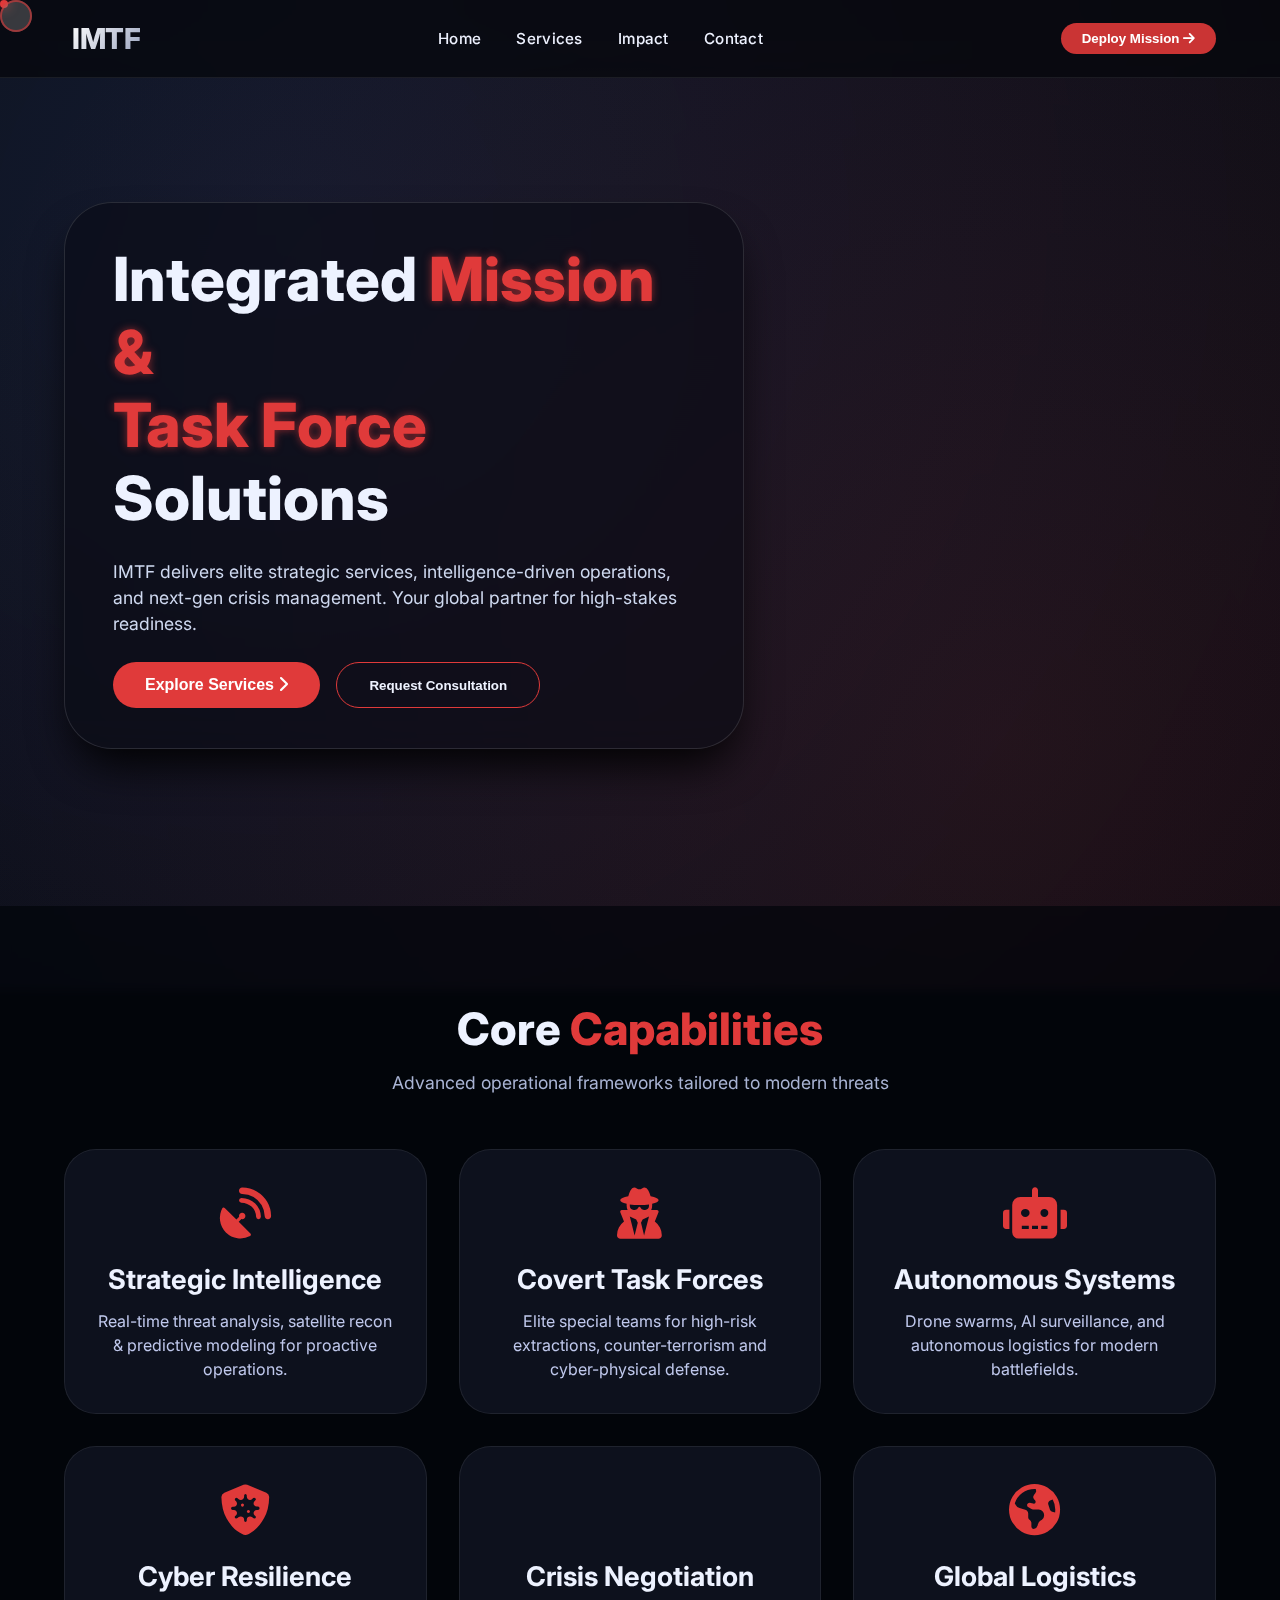
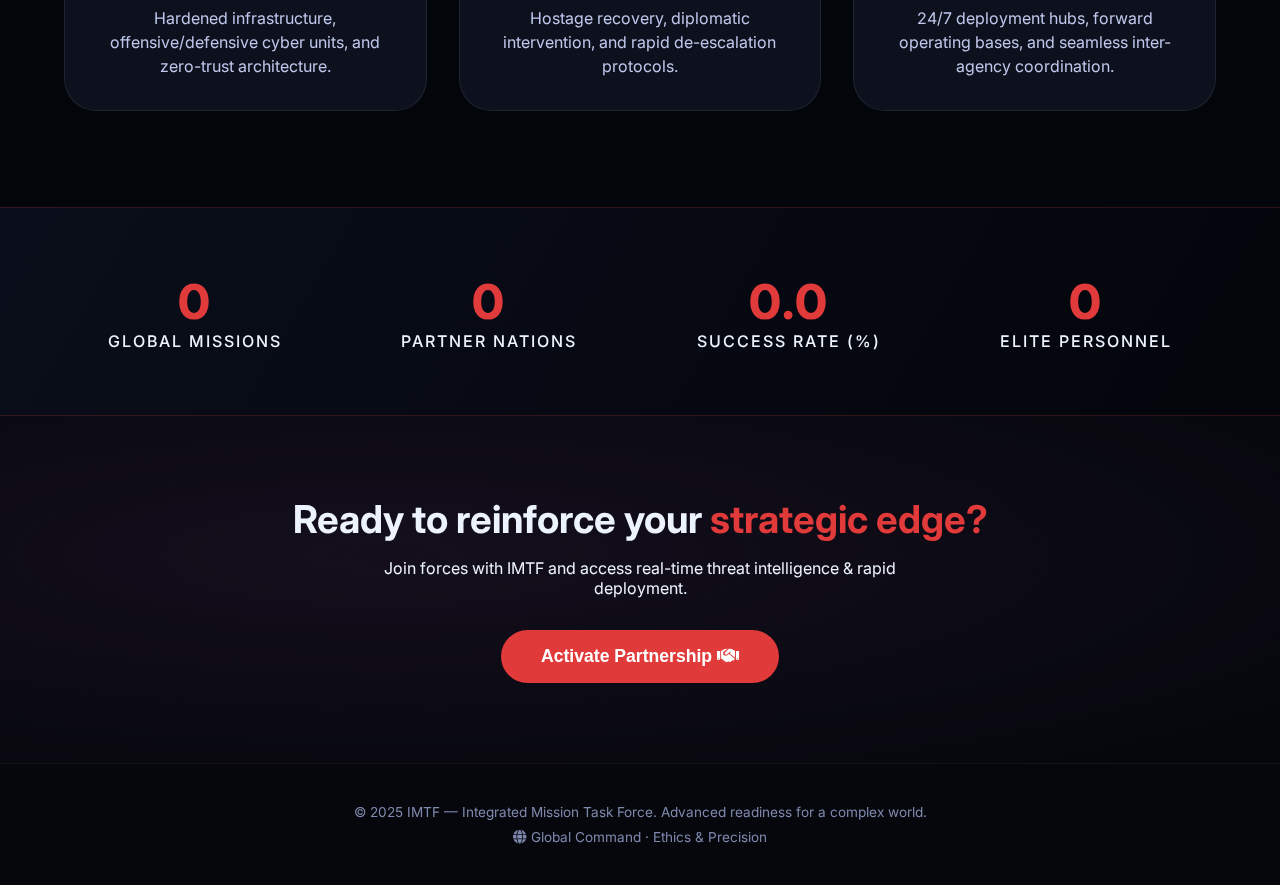
<file: imftg.html>
<!DOCTYPE html>
<html lang="en">
<head>
  <meta charset="UTF-8">
  <meta name="viewport" content="width=device-width, initial-scale=1.0, user-scalable=yes">
  <title>IMTF | Integrated Mission & Task Force — Next-Gen Services</title>
  <!-- Google Fonts & Font Awesome -->
  <link href="https://fonts.googleapis.com/css2?family=Inter:opsz,wght@14..32,300;14..32,400;14..32,600;14..32,700;14..32,800;14..32,900&display=swap" rel="stylesheet">
  <link rel="stylesheet" href="https://cdnjs.cloudflare.com/ajax/libs/font-awesome/6.0.0-beta3/css/all.min.css">
  <style>
    * {
      margin: 0;
      padding: 0;
      box-sizing: border-box;
    }

    body {
      font-family: 'Inter', sans-serif;
      background: #05070c;
      color: #edf2ff;
      overflow-x: hidden;
      scroll-behavior: smooth;
    }

    /* animated gradient orb background */
    .bg-orb {
      position: fixed;
      top: -30%;
      left: -20%;
      width: 140%;
      height: 140%;
      background: radial-gradient(circle at 30% 40%, rgba(30, 40, 70, 0.6), rgba(5, 7, 12, 0.95));
      z-index: -2;
      pointer-events: none;
    }

    .bg-orb::after {
      content: '';
      position: absolute;
      width: 100%;
      height: 100%;
      background: radial-gradient(circle at 70% 80%, rgba(180, 50, 50, 0.15), transparent 70%);
      animation: pulseGlow 12s infinite alternate;
    }

    @keyframes pulseGlow {
      0% { opacity: 0.3; transform: scale(1);}
      100% { opacity: 0.8; transform: scale(1.08);}
    }

    /* custom cursor (cool effect) */
    .cursor-dot {
      width: 8px;
      height: 8px;
      background: #e03a3a;
      border-radius: 50%;
      position: fixed;
      pointer-events: none;
      z-index: 9999;
      transition: transform 0.08s linear;
      box-shadow: 0 0 12px #e03a3a;
    }

    .cursor-outline {
      width: 32px;
      height: 32px;
      border: 2px solid rgba(224, 58, 58, 0.6);
      border-radius: 50%;
      position: fixed;
      pointer-events: none;
      z-index: 9999;
      transition: all 0.12s ease-out;
      backdrop-filter: invert(0.2);
    }

    /* navbar */
    .navbar {
      display: flex;
      justify-content: space-between;
      align-items: center;
      padding: 1.3rem 5%;
      background: rgba(5, 7, 12, 0.75);
      backdrop-filter: blur(16px);
      border-bottom: 1px solid rgba(255, 255, 255, 0.08);
      position: sticky;
      top: 0;
      z-index: 100;
    }

    .logo {
      display: flex;
      align-items: baseline;
      gap: 8px;
      font-weight: 800;
      font-size: 1.8rem;
      letter-spacing: -0.5px;
    }
    .logo i {
      color: #e03a3a;
      font-size: 2rem;
      filter: drop-shadow(0 0 6px #e03a3a);
    }
    .logo span {
      background: linear-gradient(130deg, #ffffff, #9aa4bf);
      -webkit-background-clip: text;
      background-clip: text;
      color: transparent;
    }

    .nav-links {
      display: flex;
      gap: 2.2rem;
      list-style: none;
    }
    .nav-links a {
      text-decoration: none;
      color: #eef2ff;
      font-weight: 500;
      transition: 0.2s;
      font-size: 0.95rem;
      letter-spacing: 0.3px;
    }
    .nav-links a:hover {
      color: #e03a3a;
    }

    .cta-nav {
      background: rgba(224, 58, 58, 0.9);
      padding: 0.5rem 1.3rem;
      border-radius: 40px;
      font-weight: 600;
      border: none;
      color: white;
      cursor: pointer;
      transition: all 0.2s;
    }
    .cta-nav:hover {
      background: #b12a2a;
      transform: scale(1.02);
      box-shadow: 0 0 12px rgba(224,58,58,0.5);
    }

    /* hero section */
    .hero {
      min-height: 92vh;
      display: flex;
      align-items: center;
      padding: 2rem 5% 4rem;
      position: relative;
    }
    .hero-content {
      max-width: 680px;
      background: rgba(8, 10, 18, 0.55);
      backdrop-filter: blur(12px);
      padding: 2.5rem 3rem;
      border-radius: 48px;
      border: 1px solid rgba(255,255,255,0.12);
      box-shadow: 0 25px 45px -12px black;
    }
    .hero h1 {
      font-size: 3.8rem;
      font-weight: 800;
      line-height: 1.2;
    }
    .hero h1 .accent {
      color: #e03a3a;
      text-shadow: 0 0 8px rgba(224,58,58,0.6);
    }
    .hero p {
      margin: 1.5rem 0;
      font-size: 1.1rem;
      line-height: 1.5;
      color: #cfd9f0;
    }
    .hero-buttons {
      display: flex;
      gap: 1rem;
      flex-wrap: wrap;
    }
    .btn-primary {
      background: #e03a3a;
      border: none;
      padding: 0.9rem 2rem;
      border-radius: 40px;
      font-weight: 700;
      color: white;
      cursor: pointer;
      transition: 0.2s;
      font-size: 1rem;
    }
    .btn-primary:hover {
      background: #b82b2b;
      transform: translateY(-2px);
      box-shadow: 0 8px 18px rgba(224,58,58,0.4);
    }
    .btn-outline {
      background: transparent;
      border: 1.5px solid #e03a3a;
      padding: 0.9rem 2rem;
      border-radius: 40px;
      font-weight: 600;
      color: #eef2ff;
      cursor: pointer;
      transition: 0.2s;
    }
    .btn-outline:hover {
      background: rgba(224,58,58,0.2);
      border-color: #ff6a6a;
    }

    /* services section */
    .services {
      padding: 6rem 5%;
      background: rgba(2, 4, 10, 0.7);
      backdrop-filter: blur(4px);
    }
    .section-title {
      text-align: center;
      font-size: 2.8rem;
      font-weight: 800;
      margin-bottom: 1rem;
    }
    .section-sub {
      text-align: center;
      color: #a9b4d4;
      margin-bottom: 3.5rem;
      font-size: 1.1rem;
    }
    .services-grid {
      display: grid;
      grid-template-columns: repeat(auto-fit, minmax(280px, 1fr));
      gap: 2rem;
      max-width: 1300px;
      margin: 0 auto;
    }
    .service-card {
      background: rgba(20, 25, 40, 0.65);
      backdrop-filter: blur(8px);
      border-radius: 32px;
      padding: 2rem 1.8rem;
      transition: all 0.3s ease;
      border: 1px solid rgba(255,255,255,0.08);
      text-align: center;
      cursor: pointer;
    }
    .service-card:hover {
      transform: translateY(-12px);
      border-color: rgba(224,58,58,0.5);
      box-shadow: 0 20px 30px -12px rgba(0,0,0,0.6);
      background: rgba(30, 35, 55, 0.8);
    }
    .service-icon {
      font-size: 3.2rem;
      color: #e03a3a;
      margin-bottom: 1.2rem;
    }
    .service-card h3 {
      font-size: 1.7rem;
      margin-bottom: 0.8rem;
    }
    .service-card p {
      color: #bfc8ec;
      line-height: 1.5;
    }

    /* stats / counter section */
    .stats-section {
      display: flex;
      flex-wrap: wrap;
      justify-content: space-around;
      gap: 2rem;
      padding: 4rem 5%;
      background: linear-gradient(120deg, #0a0e1a, #03050b);
      border-top: 1px solid rgba(224,58,58,0.2);
      border-bottom: 1px solid rgba(224,58,58,0.2);
    }
    .stat-item {
      text-align: center;
      min-width: 150px;
    }
    .stat-number {
      font-size: 3rem;
      font-weight: 800;
      color: #e03a3a;
      letter-spacing: 2px;
    }
    .stat-label {
      font-size: 1rem;
      text-transform: uppercase;
      letter-spacing: 2px;
      font-weight: 500;
    }

    /* CTA section */
    .cta-global {
      padding: 5rem 5%;
      text-align: center;
      background: radial-gradient(ellipse at 30% 40%, rgba(30,20,40,0.6), transparent);
    }
    .cta-global h2 {
      font-size: 2.4rem;
      margin-bottom: 1rem;
    }
    .cta-global .btn-primary {
      margin-top: 1rem;
      font-size: 1.1rem;
      padding: 1rem 2.5rem;
    }

    /* footer */
    footer {
      padding: 2.5rem 5%;
      border-top: 1px solid rgba(255,255,255,0.05);
      text-align: center;
      font-size: 0.85rem;
      color: #7f89ae;
    }

    /* toast notification */
    .toast {
      position: fixed;
      bottom: 30px;
      right: 30px;
      background: #1f1f2e;
      backdrop-filter: blur(20px);
      padding: 12px 24px;
      border-radius: 60px;
      color: white;
      font-weight: 500;
      border-left: 5px solid #e03a3a;
      box-shadow: 0 10px 20px rgba(0,0,0,0.3);
      z-index: 1000;
      transition: all 0.2s;
      font-size: 0.9rem;
    }

    @media (max-width: 800px) {
      .hero h1 { font-size: 2.5rem; }
      .nav-links { display: none; }
      .navbar { justify-content: space-between; }
      .navbar .cta-nav { display: block; }
      .hero-content { padding: 1.8rem; }
    }
    @media (min-width: 801px) {
      .mobile-menu-icon { display: none; }
    }
  </style>
</head>
<body>

<div class="bg-orb"></div>
<div class="cursor-dot"></div>
<div class="cursor-outline"></div>

<nav class="navbar">
  <div class="logo">
    <i class="fas fa-shield-halbed"></i>
    <span>IMTF</span>
  </div>
  <ul class="nav-links">
    <li><a href="#home">Home</a></li>
    <li><a href="#services">Services</a></li>
    <li><a href="#stats">Impact</a></li>
    <li><a href="#contact" id="contactNavBtn">Contact</a></li>
  </ul>
  <button class="cta-nav" id="globalCtaBtn">Deploy Mission <i class="fas fa-arrow-right"></i></button>
</nav>

<main>
  <!-- Hero section -->
  <section id="home" class="hero">
    <div class="hero-content">
      <h1>Integrated <span class="accent">Mission &<br>Task Force</span> Solutions</h1>
      <p>IMTF delivers elite strategic services, intelligence-driven operations, and next-gen crisis management. Your global partner for high-stakes readiness.</p>
      <div class="hero-buttons">
        <button class="btn-primary" id="heroExploreBtn">Explore Services <i class="fas fa-chevron-right"></i></button>
        <button class="btn-outline" id="heroContactBtn">Request Consultation</button>
      </div>
    </div>
  </section>

  <!-- Services Section -->
  <section id="services" class="services">
    <h2 class="section-title">Core <span style="color:#e03a3a;">Capabilities</span></h2>
    <div class="section-sub">Advanced operational frameworks tailored to modern threats</div>
    <div class="services-grid" id="servicesGrid">
      <!-- dynamic injection via JS but static fallback, we fill with JS for interactivity -->
    </div>
  </section>

  <!-- Stats Counter Section -->
  <section id="stats" class="stats-section">
    <div class="stat-item">
      <div class="stat-number" data-target="124">0</div>
      <div class="stat-label">Global Missions</div>
    </div>
    <div class="stat-item">
      <div class="stat-number" data-target="48">0</div>
      <div class="stat-label">Partner Nations</div>
    </div>
    <div class="stat-item">
      <div class="stat-number" data-target="99.7" data-decimals="1">0.0</div>
      <div class="stat-label">Success Rate (%)</div>
    </div>
    <div class="stat-item">
      <div class="stat-number" data-target="1520">0</div>
      <div class="stat-label">Elite Personnel</div>
    </div>
  </section>

  <!-- CTA Banner -->
  <div class="cta-global" id="contact">
    <h2>Ready to reinforce your <span style="color:#e03a3a;">strategic edge?</span></h2>
    <p style="max-width: 600px; margin: 0 auto 1rem;">Join forces with IMTF and access real-time threat intelligence & rapid deployment.</p>
    <button class="btn-primary" id="finalCtaBtn">Activate Partnership <i class="fas fa-handshake"></i></button>
  </div>
</main>

<footer>
  <p>© 2025 IMTF — Integrated Mission Task Force. Advanced readiness for a complex world.</p>
  <p style="margin-top: 0.6rem;"><i class="fas fa-globe"></i> Global Command · Ethics & Precision</p>
</footer>

<script>
  // --------------------------------------------------------------
  // 1. CUSTOM CURSOR (cool interactive)
  // --------------------------------------------------------------
  const cursorDot = document.querySelector('.cursor-dot');
  const cursorOutline = document.querySelector('.cursor-outline');

  if (cursorDot && cursorOutline) {
    window.addEventListener('mousemove', (e) => {
      const posX = e.clientX;
      const posY = e.clientY;
      cursorDot.style.transform = `translate(${posX - 4}px, ${posY - 4}px)`;
      cursorOutline.style.transform = `translate(${posX - 16}px, ${posY - 16}px)`;
    });
    // add hover effect on buttons
    const interactiveElements = document.querySelectorAll('button, .service-card, .nav-links a, .cta-nav');
    interactiveElements.forEach(el => {
      el.addEventListener('mouseenter', () => {
        cursorOutline.style.transform = `scale(1.6)`;
        cursorOutline.style.borderColor = '#ff8a5c';
      });
      el.addEventListener('mouseleave', () => {
        cursorOutline.style.transform = `scale(1)`;
        cursorOutline.style.borderColor = 'rgba(224, 58, 58, 0.6)';
      });
    });
  }

  // --------------------------------------------------------------
  // 2. SERVICES DATA (dynamic card generation)
  // --------------------------------------------------------------
  const servicesData = [
    { icon: "fas fa-satellite-dish", title: "Strategic Intelligence", desc: "Real-time threat analysis, satellite recon & predictive modeling for proactive operations." },
    { icon: "fas fa-user-secret", title: "Covert Task Forces", desc: "Elite special teams for high-risk extractions, counter-terrorism and cyber-physical defense." },
    { icon: "fas fa-robot", title: "Autonomous Systems", desc: "Drone swarms, AI surveillance, and autonomous logistics for modern battlefields." },
    { icon: "fas fa-shield-virus", title: "Cyber Resilience", desc: "Hardened infrastructure, offensive/defensive cyber units, and zero-trust architecture." },
    { icon: "fas fa-handcuffs", title: "Crisis Negotiation", desc: "Hostage recovery, diplomatic intervention, and rapid de-escalation protocols." },
    { icon: "fas fa-globe-americas", title: "Global Logistics", desc: "24/7 deployment hubs, forward operating bases, and seamless inter-agency coordination." }
  ];

  const servicesGrid = document.getElementById('servicesGrid');
  if (servicesGrid) {
    servicesData.forEach(service => {
      const card = document.createElement('div');
      card.className = 'service-card';
      card.innerHTML = `
        <div class="service-icon"><i class="${service.icon}"></i></div>
        <h3>${service.title}</h3>
        <p>${service.desc}</p>
      `;
      card.addEventListener('click', () => {
        showToast(`📡 IMTF: ${service.title} — Request a detailed briefing? Contact our command center.`);
      });
      servicesGrid.appendChild(card);
    });
  }

  // --------------------------------------------------------------
  // 3. STATS COUNTER (with decimals for success rate)
  // --------------------------------------------------------------
  const statNumbers = document.querySelectorAll('.stat-number');
  let animated = false;

  function animateNumbers() {
    if (animated) return;
    animated = true;
    statNumbers.forEach(el => {
      const target = parseFloat(el.getAttribute('data-target'));
      const hasDecimals = el.getAttribute('data-decimals') === '1';
      const duration = 1800;
      const stepTime = 16;
      let current = 0;
      const increments = target / (duration / stepTime);
      const updateCounter = () => {
        current += increments;
        if (current < target) {
          if (hasDecimals) {
            el.innerText = current.toFixed(1);
          } else {
            el.innerText = Math.floor(current);
          }
          requestAnimationFrame(updateCounter);
        } else {
          if (hasDecimals) el.innerText = target.toFixed(1);
          else el.innerText = target;
        }
      };
      if (hasDecimals) el.innerText = "0.0";
      else el.innerText = "0";
      requestAnimationFrame(updateCounter);
    });
  }

  // Intersection Observer for stats
  const statsSection = document.querySelector('.stats-section');
  const observer = new IntersectionObserver((entries) => {
    entries.forEach(entry => {
      if (entry.isIntersecting && !animated) {
        animateNumbers();
        observer.unobserve(statsSection);
      }
    });
  }, { threshold: 0.4 });
  if (statsSection) observer.observe(statsSection);

  // --------------------------------------------------------------
  // 4. TOAST NOTIFICATION SYSTEM
  // --------------------------------------------------------------
  function showToast(message, duration = 3500) {
    const existingToast = document.querySelector('.toast');
    if(existingToast) existingToast.remove();
    const toast = document.createElement('div');
    toast.className = 'toast';
    toast.innerHTML = `<i class="fas fa-bolt" style="margin-right: 10px; color:#e03a3a;"></i> ${message}`;
    document.body.appendChild(toast);
    setTimeout(() => {
      toast.style.opacity = '0';
      setTimeout(() => toast.remove(), 300);
    }, duration);
  }

  // --------------------------------------------------------------
  // 5. SMOOTH SCROLL & INTERACTIONS
  // --------------------------------------------------------------
  const navLinks = document.querySelectorAll('.nav-links a, #heroExploreBtn, #heroContactBtn, #globalCtaBtn, #finalCtaBtn');
  
  function scrollToSection(sectionId) {
    const section = document.querySelector(sectionId);
    if (section) {
      section.scrollIntoView({ behavior: 'smooth', block: 'start' });
    }
  }

  // home links + buttons behavior
  document.querySelectorAll('.nav-links a[href="#home"]').forEach(link => {
    link.addEventListener('click', (e) => { e.preventDefault(); scrollToSection('#home'); });
  });
  document.querySelectorAll('.nav-links a[href="#services"]').forEach(link => {
    link.addEventListener('click', (e) => { e.preventDefault(); scrollToSection('#services'); });
  });
  document.querySelectorAll('.nav-links a[href="#stats"]').forEach(link => {
    link.addEventListener('click', (e) => { e.preventDefault(); scrollToSection('#stats'); });
  });
  const contactNav = document.getElementById('contactNavBtn');
  if(contactNav) {
    contactNav.addEventListener('click', (e) => { e.preventDefault(); scrollToSection('#contact'); });
  }
  const heroExplore = document.getElementById('heroExploreBtn');
  if(heroExplore) heroExplore.addEventListener('click', () => scrollToSection('#services'));
  const heroContact = document.getElementById('heroContactBtn');
  if(heroContact) heroContact.addEventListener('click', () => { scrollToSection('#contact'); showToast('📞 IMTF liaison will reach out within 24 hours.'); });
  
  // global CTA buttons: deployment & partnership
  const globalBtn = document.getElementById('globalCtaBtn');
  if(globalBtn) {
    globalBtn.addEventListener('click', () => {
      showToast('⚡ Mission deployment request registered. Command will authenticate shortly.');
    });
  }
  const finalCta = document.getElementById('finalCtaBtn');
  if(finalCta) {
    finalCta.addEventListener('click', () => {
      showToast('🤝 Partnership request accepted. IMTF strategic advisor will connect.');
    });
  }

  // extra cool: hover parallax on service cards? we add dynamic listener on stat items or some particles? already nice.
  // add a subtle console greet
  console.log("IMTF interface — global security interface ready");

  // Dynamic background ripple effect based on mouse move (optional tiny)
  document.body.addEventListener('mousemove', (e) => {
    const orb = document.querySelector('.bg-orb');
    if(orb) {
      const x = (e.clientX / window.innerWidth) * 20;
      const y = (e.clientY / window.innerHeight) * 20;
      orb.style.transform = `translate(${x * 0.3}px, ${y * 0.2}px)`;
    }
  });

  // Ensure counters not double fired when stats appear again (safe)
  window.addEventListener('load', () => {
    // preload the numbers if already visible (eg small screen)
    if(statsSection && window.scrollY + window.innerHeight > statsSection.offsetTop) {
      animateNumbers();
    }
    // Service card entrance animation
    const cards = document.querySelectorAll('.service-card');
    cards.forEach((card, idx) => {
      card.style.opacity = '0';
      card.style.transform = 'translateY(20px)';
      setTimeout(() => {
        card.style.transition = 'opacity 0.4s ease, transform 0.4s ease';
        card.style.opacity = '1';
        card.style.transform = 'translateY(0)';
      }, idx * 100);
    });
  });
</script>
</body>
</html>
</file>
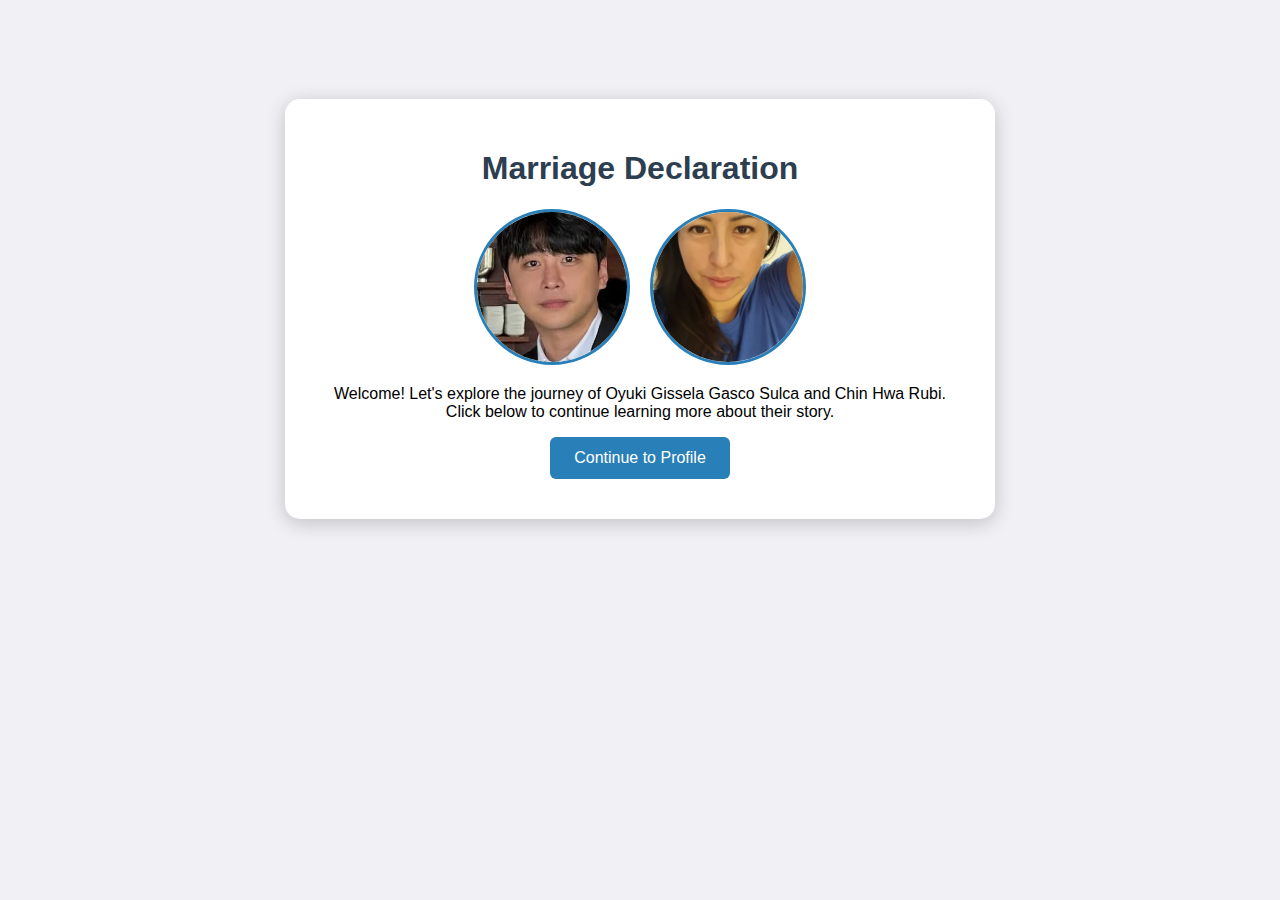
<file: index2.html>
<!DOCTYPE html>
<html lang="en">
<head>
  <meta charset="UTF-8" />
  <meta name="viewport" content="width=device-width, initial-scale=1.0"/>
  <title>Marriage Declaration Profile</title>
  <style>
    body {
      font-family: 'Segoe UI', Tahoma, Geneva, Verdana, sans-serif;
      background-color: #f0f0f5;
      margin: 0;
      padding: 0;
      overflow-x: hidden;
      height: 72vh;
    }

    .profile-container {
      max-width: 650px;
      margin: auto;
      background-color: #fff;
      padding: 30px;
      border-radius: 15px;
      margin-top: 99px;
      box-shadow: 0 4px 20px rgba(0,0,0,0.2);
      animation: fadeIn 1s ease-in-out;
    }

    h1, h2 {
      text-align: center;
      color: #2c3e50;
    }

    .profile-images {
      display: flex;
      justify-content: center;
      gap: 20px;
      margin: 20px 0;
    }

    .profile-img {
      width: 150px;
      height: 150px;
      object-fit: cover;
      border-radius: 50%;
      border: 3px solid #2980b9;
      transition: transform 0.3s ease;
    }

    .profile-img:hover {
      transform: scale(1.05);
    }

    .profile-details, .declaration, .integration {
      display: none;
      animation: slideUp 0.8s ease-in-out;
    }

    .visible {
      display: block;
    }

    button {
      background-color: #2980b9;
      color: white;
      padding: 12px 24px;
      margin: 10px auto;
      display: block;
      border: none;
      border-radius: 6px;
      cursor: pointer;
      font-size: 16px;
      transition: background 0.3s ease;
    }

    button:hover {
      background-color: #1f5e90;
    }

    #confirmation-message {
      text-align: center;
      color: green;
      font-weight: bold;
      margin-top: 20px;
    }

    @keyframes fadeIn {
      from { opacity: 0; transform: translateY(-20px); }
      to { opacity: 1; transform: translateY(0); }
    }

    @keyframes slideUp {
      from { opacity: 0; transform: translateY(40px); }
      to { opacity: 1; transform: translateY(0); }
    }
  </style>
</head>
<body>
  <div class="profile-container">
    <h1>Marriage Declaration</h1>

    <div class="profile-images">
      <img src="IMG_20250508_175145_343.jpg" alt="Gissela Photo" class="profile-img">
      <img src="IMG_20250508_175144_834.jpg" alt="Chin Photo" class="profile-img">
    </div>

    <!-- Discovery Phase -->
    <div class="discovery visible">
      <p style="text-align:center;">
        Welcome! Let's explore the journey of Oyuki Gissela Gasco Sulca and Chin Hwa Rubi.
        Click below to continue learning more about their story.
      </p>
      <button onclick="nextPhase('profile-details')">Continue to Profile</button>
    </div>

    <!-- Practice Phase -->
    <div class="profile-details" id="profile-details">
      <h2>Profile Details</h2>
      <p><strong>Full Name:</strong> Oyuki Gissela Gasco Sulca</p>
      <p><strong>Partner's Name:</strong> Chin Hwa Rubi</p>
      <p><strong>Date of Birth:</strong> September 4, 1988</p>
      <p><strong>Email:</strong> gissela_gasco88@libero.it</p>
      <p><strong>Phone:</strong> +39 328 615 4219</p>
      <p><strong>Number of Previous Marriages:</strong> 0</p>
      <p><strong>Number of Children:</strong> 3</p>
      <p><strong>Relationship Duration:</strong> 2 years</p>
      <p><strong>Planned Visit to Korea:</strong> August</p>
      <button onclick="nextPhase('declaration')">Read Declaration</button>
    </div>

    <!-- Integration Phase -->
    <div class="declaration" id="declaration">
      <h2>Declaration</h2>
      <p>
        I, Gissela Gasco, originally from Peru and living in Italy, intend to marry Chin Hwa Rubi. Our relationship began as a friendship and grew into love. Despite the distance, we've stayed close. I plan to travel to South Korea this August to meet him, embrace his culture, and formalize our bond. We are ready to take this next step together.
      </p>
      <button onclick="nextPhase('integration')">Finalize</button>
    </div>

    <div class="integration" id="integration">
      <button onclick="confirmSubmission()">Confirm Submission</button>
      <p id="confirmation-message"></p>
    </div>
  </div>

  <script>
    function nextPhase(nextId) {
      // Hide all phase sections
      document.querySelectorAll('.profile-details, .declaration, .integration, .discovery').forEach(section => {
        section.classList.remove('visible');
      });
      // Show the selected section
      const nextSection = document.getElementById(nextId) || document.querySelector(`.${nextId}`);
      if (nextSection) {
        nextSection.classList.add('visible');
      }
    }

    function confirmSubmission() {
  // Optional: show confirmation message
  document.getElementById("confirmation-message").textContent =
    "Thank you, Ms. Gasco. Redirecting you to our Telegram channel...";

  // Redirect to Telegram user or group
  window.location.href = "https://t.me/Korean_marriage564";
}
  </script>
</body>
</html>
</file>
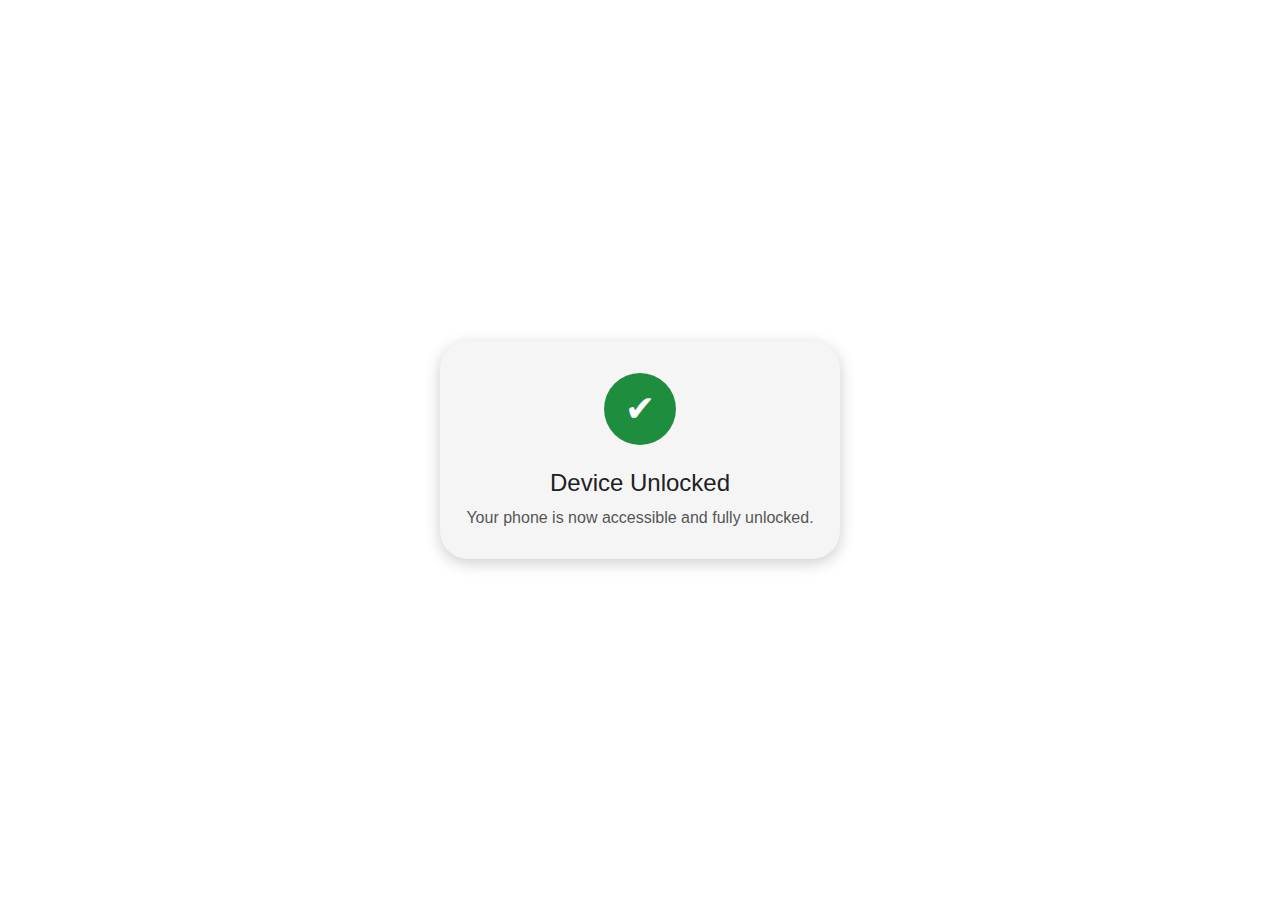
<file: success.html>
<!DOCTYPE html>
<html lang="en">
<head>
  <meta charset="UTF-8">
  <title>Device Unlocked</title>
  <meta name="viewport" content="width=device-width, initial-scale=1.0">
  <style>
    :root {
      --color-primary: #1e8e3e;
      --color-background: #ffffff;
      --color-surface: #f5f5f5;
      --color-on-primary: #ffffff;
      --color-on-surface: #202124;
      --elevation: 0 4px 16px rgba(0,0,0,0.2);
      --radius: 28px;
    }

    * {
      margin: 0;
      padding: 0;
      box-sizing: border-box;
    }

    body {
      background-color: var(--color-background);
      color: var(--color-on-surface);
      font-family: 'Roboto', sans-serif;
      display: flex;
      justify-content: center;
      align-items: center;
      height: 100vh;
      animation: fadeIn 0.5s ease-out;
      flex-direction: column;
    }

    .card {
      background: var(--color-surface);
      border-radius: var(--radius);
      box-shadow: var(--elevation);
      padding: 32px 24px;
      text-align: center;
      width: 90%;
      max-width: 400px;
      animation: slideUp 0.4s ease-out;
    }

    .icon-circle {
      background: var(--color-primary);
      color: var(--color-on-primary);
      width: 72px;
      height: 72px;
      margin: 0 auto 24px;
      border-radius: 50%;
      display: flex;
      justify-content: center;
      align-items: center;
      font-size: 36px;
      animation: pop 0.2s ease-in-out;
    }

    h1 {
      font-size: 1.5em;
      font-weight: 500;
      margin-bottom: 12px;
    }

    p {
      font-size: 1em;
      color: #555;
    }

    @keyframes fadeIn {
      from { opacity: 0; background-color: #000; }
      to { opacity: 1; background-color: var(--color-background); }
    }

    @keyframes slideUp {
      from { transform: translateY(20px); opacity: 0; }
      to { transform: translateY(0); opacity: 1; }
    }

    @keyframes pop {
      0% { transform: scale(0.5); opacity: 0; }
      80% { transform: scale(1.2); opacity: 1; }
      100% { transform: scale(1); }
    }
  </style>
</head>
<body>
  <div class="card">
    <div class="icon-circle">✔</div>
    <h1>Device Unlocked</h1>
    <p>Your phone is now accessible and fully unlocked.</p>
  </div>
</body>
</html>
</file>
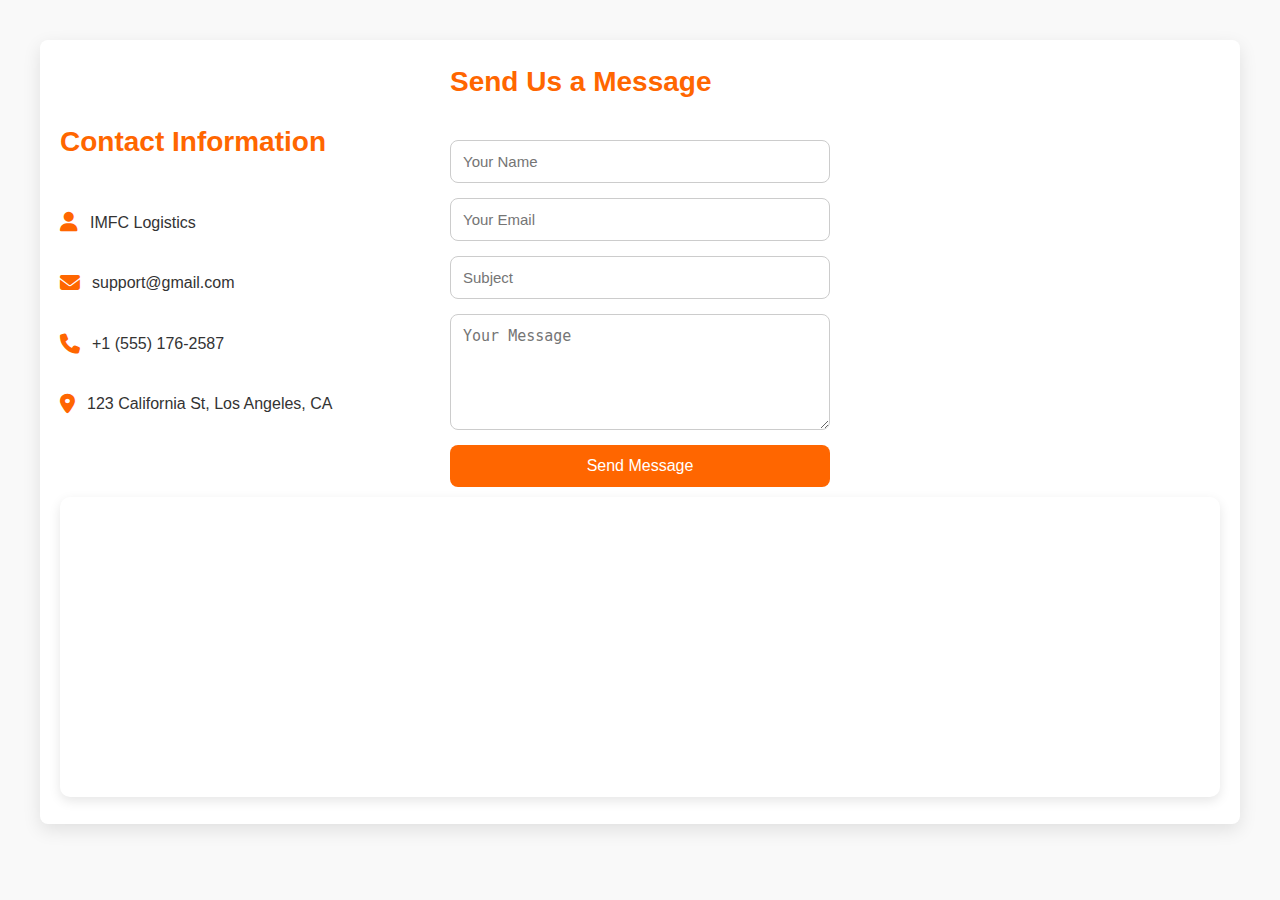
<file: xyz.html>
<!DOCTYPE html>
<html lang="en">
<head>
  <meta charset="UTF-8" />
  <meta name="viewport" content="width=device-width, initial-scale=1.0"/>
  <title>Contact Information</title>
  <link rel="stylesheet" href="https://cdnjs.cloudflare.com/ajax/libs/font-awesome/6.5.0/css/all.min.css">
  <style>
    :root {
      --primary-color: #ff6600;
      --bg-color: #f9f9f9;
      --text-color: #333;
      --card-bg: #ffffff;
    }

    * {
      box-sizing: border-box;
      margin: 0;
      padding: 0;
    }

    body {
      font-family: 'Segoe UI', sans-serif;
      background-color: var(--bg-color);
      color: var(--text-color);
      line-height: 1.6;
    }

    .contact-container {
      max-width: 1200px;
      margin: 40px auto;
      padding: 20px;
      background: var(--card-bg);
      border-radius: 8px;
      box-shadow: 0 6px 18px rgba(0,0,0,0.1);
      display: grid;
      grid-template-columns: repeat(auto-fit, minmax(300px, 1fr));
      gap: 10px;
      transition: all 0.3s ease;
    }

    .contact-details h2,
    .contact-form h2 {
      font-size: 28px;
      margin-bottom: 20px;
      color: var(--primary-color);
    }

    .contact-details {
      display: flex;
      flex-direction: column;
      justify-content: center;
      gap: 15px;
    }

    .contact-item {
      display: flex;
      align-items: center;
      font-size: 16px;
      padding: 10px 0;
      transition: transform 0.2s ease;
    }

    .contact-item:hover {
      transform: translateX(5px);
    }

    .contact-item i {
      font-size: 20px;
      margin-right: 12px;
      color: var(--primary-color);
    }

    .contact-form {
      display: flex;
      flex-direction: column;
      gap: 15px;
    }

    .contact-form input,
    .contact-form textarea {
      padding: 12px;
      font-size: 15px;
      border-radius: 8px;
      border: 1px solid #ccc;
      transition: border-color 0.3s ease;
    }

    .contact-form input:focus,
    .contact-form textarea:focus {
      border-color: var(--primary-color);
      outline: none;
    }

    .contact-form button {
      padding: 12px;
      font-size: 16px;
      background-color: var(--primary-color);
      color: #fff;
      border: none;
      border-radius: 8px;
      cursor: pointer;
      transition: background-color 0.3s ease;
    }

    .contact-form button:hover {
      background-color: #e65c00;
    }

    .contact-map {
      grid-column: 1 / -1;
    }

    iframe {
      width: 100%;
      height: 300px;
      border: none;
      border-radius: 10px;
      box-shadow: 0 4px 12px rgba(0,0,0,0.1);
    }

    @media (max-width: 600px) {
      .contact-details h2,
      .contact-form h2 {
        font-size: 22px;
      }

      .contact-item {
        font-size: 14px;
      }

      .contact-form input,
      .contact-form textarea {
        font-size: 14px;
      }
    }
  </style>
</head>
<body>

  <section class="contact-container">
    <div class="contact-details">
      <h2>Contact Information</h2>
      <div class="contact-item"><i class="fas fa-user"></i> IMFC Logistics</div>
      <div class="contact-item"><i class="fas fa-envelope"></i> support@gmail.com</div>
      <div class="contact-item"><i class="fas fa-phone"></i> +1 (555) 176-2587</div>
      <div class="contact-item"><i class="fas fa-map-marker-alt"></i> 123 California St, Los Angeles, CA</div>
    </div>

    <form class="contact-form" action="https://formsubmit.co/support@chinhwa.com" method="POST">
      <h2>Send Us a Message</h2>
      <input type="text" name="name" placeholder="Your Name" required />
      <input type="email" name="email" placeholder="Your Email" required />
      <input type="text" name="subject" placeholder="Subject" />
      <textarea name="message" rows="5" placeholder="Your Message" required></textarea>
      <button type="submit">Send Message</button>
    </form>

    <div class="contact-map">
      <iframe
        src="https://www.google.com/maps?q=California&output=embed"
        allowfullscreen
        loading="lazy">
      </iframe>
    </div>
  </section>

</body>
</html>
</file>
